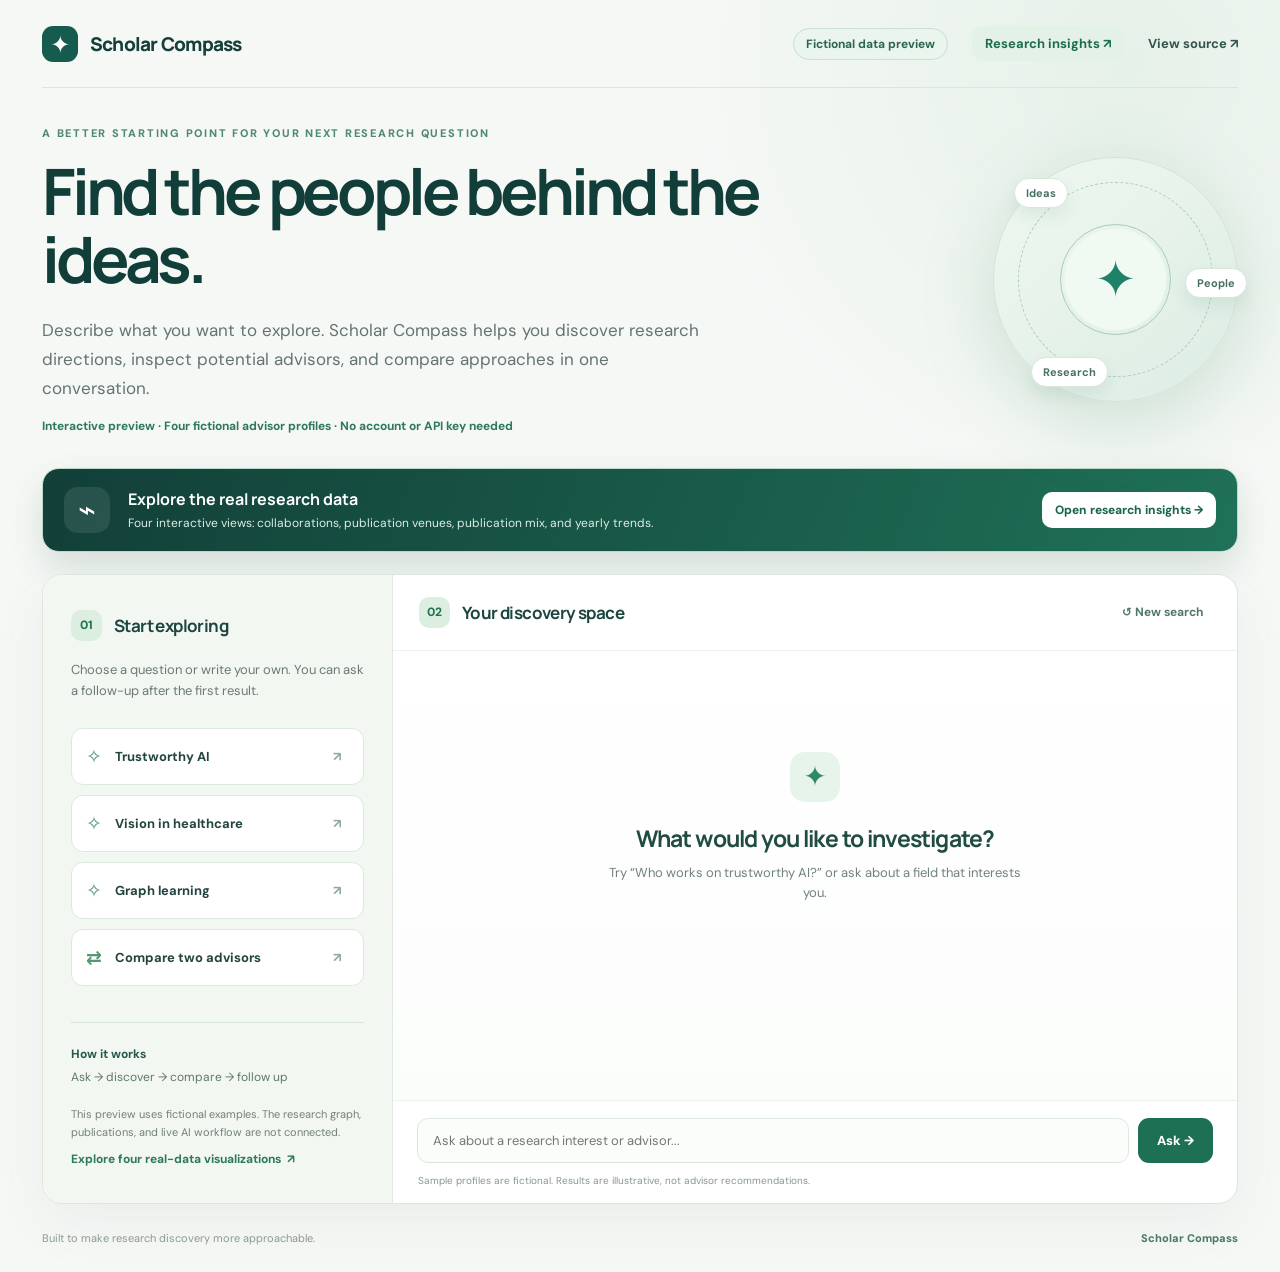
<file: docs/index.html>
<!doctype html>
<html lang="en">
<head>
  <meta charset="utf-8">
  <meta name="viewport" content="width=device-width, initial-scale=1">
  <meta name="theme-color" content="#f6f8f6">
  <meta name="description" content="Explore research directions and discover potential advisors with Scholar Compass.">
  <title>Scholar Compass — Find your research direction</title>
  <link rel="stylesheet" href="style.css">
</head>
<body data-demo="true">
  <div class="site-shell">
    <header class="site-header">
      <a class="brand" href="./" aria-label="Scholar Compass home"><span class="brand-mark" aria-hidden="true">✦</span><span>Scholar Compass</span></a>
      <div class="header-actions">
        <span class="preview-pill">Fictional data preview</span>
        <a class="header-link insights-nav" href="insights/">Research insights <span aria-hidden="true">↗</span></a>
        <a class="header-link" href="https://github.com/aimee-RH/scholar-compass" target="_blank" rel="noopener noreferrer">View source ↗</a>
      </div>
    </header>
    <main>
      <section class="hero" aria-labelledby="hero-title">
        <div class="hero-copy">
          <p class="eyebrow">A better starting point for your next research question</p>
          <h1 id="hero-title">Find the people behind the ideas.</h1>
          <p class="hero-description">Describe what you want to explore. Scholar Compass helps you discover research directions, inspect potential advisors, and compare approaches in one conversation.</p>
          <p class="preview-disclosure">Interactive preview · Four fictional advisor profiles · No account or API key needed</p>
        </div>
        <div class="hero-orbit" aria-hidden="true"><span>Ideas</span><span>People</span><span>Research</span><b>✦</b></div>
      </section>
      <a class="insights-banner" href="insights/">
        <span class="insights-banner-icon" aria-hidden="true">⌁</span>
        <span class="insights-banner-copy"><strong>Explore the real research data</strong><small>Four interactive views: collaborations, publication venues, publication mix, and yearly trends.</small></span>
        <span class="insights-banner-cta">Open research insights <span aria-hidden="true">→</span></span>
      </a>
      <section class="workspace" aria-label="Advisor discovery workspace">
        <aside class="explore-panel">
          <div class="panel-heading"><span class="step">01</span><h2>Start exploring</h2></div>
          <p class="panel-description">Choose a question or write your own. You can ask a follow-up after the first result.</p>
          <div class="prompt-list">
            
            <button type="button" data-prompt="Who works on trustworthy AI?"><span>✧</span> Trustworthy AI <span aria-hidden="true">↗</span></button>
            <button type="button" data-prompt="I am interested in computer vision for healthcare"><span>✧</span> Vision in healthcare <span aria-hidden="true">↗</span></button>
            <button type="button" data-prompt="Who studies graph learning and scientific discovery?"><span>✧</span> Graph learning <span aria-hidden="true">↗</span></button>
            <button type="button" data-prompt="Compare Ava Morgan and Leo Park"><span>⇄</span> Compare two advisors <span aria-hidden="true">↗</span></button>
            
          </div>
          <div class="how-it-works"><strong>How it works</strong><p>Ask → discover → compare → follow up</p></div>
          <p class="sample-note">This preview uses fictional examples. The research graph, publications, and live AI workflow are not connected.</p>
          <a class="network-link" href="insights/">Explore four real-data visualizations <span aria-hidden="true">↗</span></a>
        </aside>
        <div class="conversation-panel">
          <div class="conversation-header">
            <div><span class="step">02</span><h2>Your discovery space</h2></div>
            <button type="button" class="reset-button" id="newChatBtn">↺ <span>New search</span></button>
          </div>
          <div class="chat-container" id="chatContainer" role="log" aria-live="polite" aria-label="Conversation">
            <div class="welcome-message"><div class="welcome-icon" aria-hidden="true">✦</div><h3>What would you like to investigate?</h3><p>Try “Who works on trustworthy AI?” or ask about a field that interests you.</p></div>
          </div>
          <form class="input-container" id="chatForm">
            <label class="sr-only" for="messageInput">Research question</label>
            <input id="messageInput" type="text" maxlength="500" placeholder="Ask about a research interest or advisor..." autocomplete="off" required>
            <button type="submit" id="sendButton" aria-label="Send question">Ask <span aria-hidden="true">→</span></button>
          </form>
          <p class="input-hint">Sample profiles are fictional. Results are illustrative, not advisor recommendations.</p>
        </div>
      </section>
    </main>
    <footer>Built to make research discovery more approachable. <span>Scholar Compass</span></footer>
  </div>
  <script src="demo-static.js" defer></script>
  <script src="app.js" defer></script>
</body>
</html>
</file>
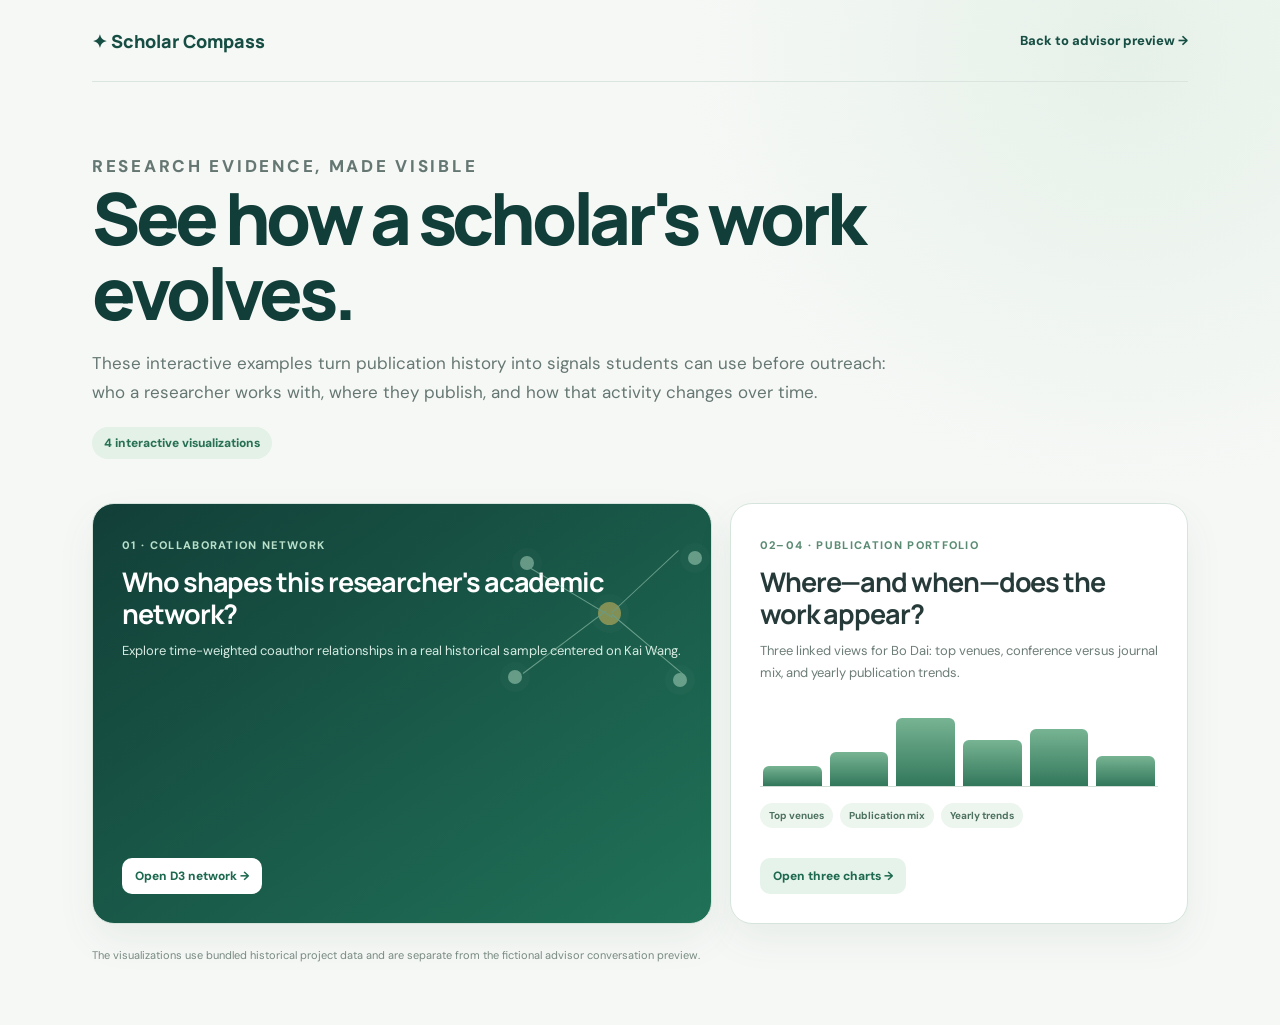
<file: docs/insights/index.html>
<!doctype html>
<html lang="en">
<head>
  <meta charset="utf-8">
  <meta name="viewport" content="width=device-width, initial-scale=1">
  <meta name="theme-color" content="#f6f8f6">
  <meta name="description" content="Explore collaboration and publication patterns in Scholar Compass research data.">
  <title>Research insights — Scholar Compass</title>
  <style>
    @import url('https://fonts.googleapis.com/css2?family=DM+Sans:wght@400;500;600;700&family=Manrope:wght@500;600;700;800&display=swap');
    :root{font-family:'DM Sans',system-ui,sans-serif;color:#263a39;background:#f6f8f6}*{box-sizing:border-box}body{margin:0;background:radial-gradient(circle at 88% 5%,#e6f1e9 0,transparent 30%),#f6f8f6}a{color:inherit}.shell{max-width:1160px;margin:auto;padding:0 32px 60px}.header{height:82px;display:flex;align-items:center;justify-content:space-between;border-bottom:1px solid #dbe5df}.brand,.back{text-decoration:none;font-weight:800;color:#174e43}.brand{font:800 18px 'Manrope',sans-serif}.back{font-size:13px}.hero{padding:70px 0 44px;max-width:810px}.eyebrow{margin:0 0 15px;text-transform:uppercase;letter-spacing:.16em;font-size:11px;font-weight:800;color:#4e8970}.hero h1{margin:0 0 18px;font:800 clamp(42px,7vw,72px)/1.04 'Manrope',sans-serif;letter-spacing:-.06em;color:#123e39}.hero p{margin:0;color:#657772;font-size:17px;line-height:1.7}.count{display:inline-block;margin-top:21px;padding:8px 12px;border-radius:30px;background:#e3f1e7;color:#287054;font-size:12px;font-weight:800}.grid{display:grid;grid-template-columns:1.15fr .85fr;gap:18px}.card{position:relative;min-height:300px;display:flex;flex-direction:column;justify-content:space-between;padding:29px;border:1px solid #d6e5dc;border-radius:22px;background:#fff;text-decoration:none;overflow:hidden;box-shadow:0 16px 38px #365d4912;transition:transform .2s,box-shadow .2s}.card:hover,.card:focus-visible{transform:translateY(-4px);box-shadow:0 22px 50px #365d4924}.card:first-child{background:linear-gradient(145deg,#123f38,#207258);color:white}.card-label{font-size:11px;text-transform:uppercase;letter-spacing:.12em;font-weight:800;color:#5b8c73}.card:first-child .card-label{color:#b8dfca}.card h2{max-width:540px;margin:12px 0 10px;font:700 27px/1.18 'Manrope',sans-serif;letter-spacing:-.04em}.card p{max-width:570px;margin:0;color:#6d7d77;font-size:13px;line-height:1.65}.card:first-child p{color:#d7ebe2}.open{align-self:flex-start;margin-top:30px;padding:10px 13px;border-radius:10px;background:#e6f3ea;color:#1c694f;font-size:12px;font-weight:800}.card:first-child .open{background:white}.mini-network{position:absolute;right:-14px;top:30px;width:230px;height:160px;opacity:.48}.mini-network span{position:absolute;width:14px;height:14px;border-radius:50%;background:#bce3cc;box-shadow:0 0 0 8px #ffffff0b}.mini-network span:nth-child(1){left:103px;top:68px;width:23px;height:23px;background:#f4ca62}.mini-network span:nth-child(2){left:25px;top:22px}.mini-network span:nth-child(3){right:23px;top:17px}.mini-network span:nth-child(4){left:13px;bottom:10px}.mini-network span:nth-child(5){right:38px;bottom:7px}.mini-network i{position:absolute;height:1px;background:#bce3cc;transform-origin:left}.mini-network i:nth-of-type(1){width:95px;left:36px;top:34px;transform:rotate(31deg)}.mini-network i:nth-of-type(2){width:91px;left:117px;top:78px;transform:rotate(-43deg)}.mini-network i:nth-of-type(3){width:104px;left:28px;top:139px;transform:rotate(-37deg)}.mini-network i:nth-of-type(4){width:95px;left:117px;top:80px;transform:rotate(40deg)}.chart-preview{display:flex;align-items:end;gap:8px;height:80px;margin:24px 0 0;padding:0 3px;border-bottom:1px solid #cfddd5}.chart-preview i{flex:1;border-radius:6px 6px 0 0;background:linear-gradient(#77b493,#32775b)}.chart-preview i:nth-child(1){height:25%}.chart-preview i:nth-child(2){height:43%}.chart-preview i:nth-child(3){height:86%}.chart-preview i:nth-child(4){height:58%}.chart-preview i:nth-child(5){height:72%}.chart-preview i:nth-child(6){height:38%}.chart-list{display:flex;flex-wrap:wrap;gap:7px;margin-top:16px}.chart-list span{padding:6px 9px;border-radius:20px;background:#edf5ef;color:#4c715e;font-size:10px;font-weight:700}.note{margin:23px 0 0;color:#7a8b83;font-size:11px;line-height:1.6}@media(max-width:760px){.shell{padding:0 18px 40px}.header{height:68px}.hero{padding:48px 0 30px}.hero p{font-size:15px}.grid{grid-template-columns:1fr}.card{min-height:280px;padding:23px}.mini-network{opacity:.28}.card h2{font-size:24px}}
  </style>
</head>
<body>
  <div class="shell">
    <header class="header"><a class="brand" href="../">✦ Scholar Compass</a><a class="back" href="../">Back to advisor preview →</a></header>
    <main>
      <section class="hero">
        <p class="eyebrow">Research evidence, made visible</p>
        <h1>See how a scholar's work evolves.</h1>
        <p>These interactive examples turn publication history into signals students can use before outreach: who a researcher works with, where they publish, and how that activity changes over time.</p>
        <span class="count">4 interactive visualizations</span>
      </section>
      <section class="grid" aria-label="Research visualizations">
        <a class="card" href="../network/">
          <div class="mini-network" aria-hidden="true"><span></span><span></span><span></span><span></span><span></span><i></i><i></i><i></i><i></i></div>
          <div><span class="card-label">01 · Collaboration network</span><h2>Who shapes this researcher's academic network?</h2><p>Explore time-weighted coauthor relationships in a real historical sample centered on Kai Wang.</p></div>
          <span class="open">Open D3 network →</span>
        </a>
        <a class="card" href="venues/">
          <div><span class="card-label">02–04 · Publication portfolio</span><h2>Where—and when—does the work appear?</h2><p>Three linked views for Bo Dai: top venues, conference versus journal mix, and yearly publication trends.</p><div class="chart-preview" aria-hidden="true"><i></i><i></i><i></i><i></i><i></i><i></i></div><div class="chart-list"><span>Top venues</span><span>Publication mix</span><span>Yearly trends</span></div></div>
          <span class="open">Open three charts →</span>
        </a>
      </section>
      <p class="note">The visualizations use bundled historical project data and are separate from the fictional advisor conversation preview.</p>
    </main>
  </div>
</body>
</html>
</file>
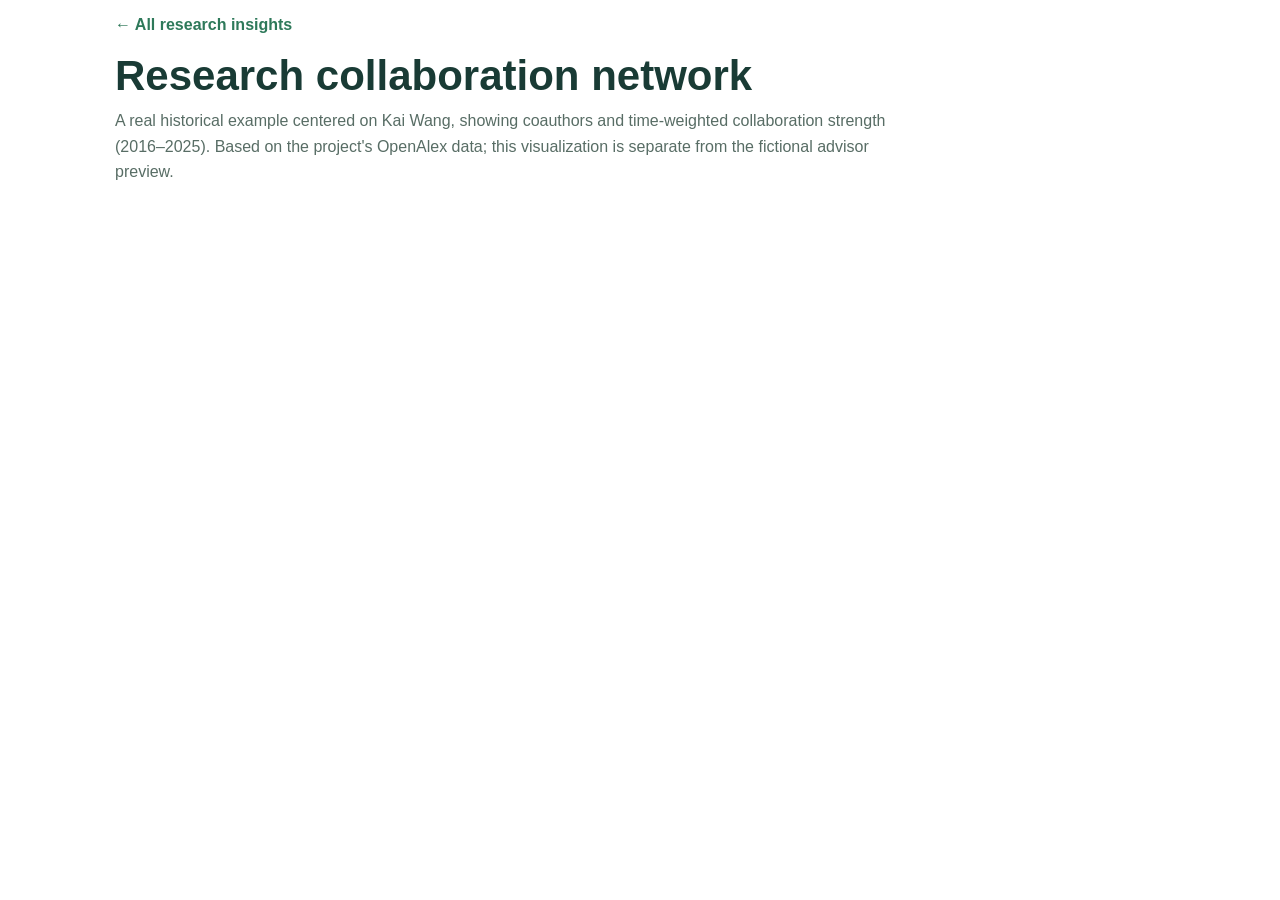
<file: docs/network/index.html>
<!DOCTYPE html>
<html lang="en">
<head>
<meta charset="utf-8">
<meta name="viewport" content="width=device-width, initial-scale=1">
<title>Scholar Compass - Research Collaboration Graph</title>
<style>
body { margin: 16px; font-family: sans-serif; }
svg { display: block; width: 100%; height: auto; max-height: 80vh; }
path.link { fill: none; }
circle { stroke: black; stroke-width: 1.5px; }
text { fill: #000; font: 13px sans-serif; pointer-events: none; }
.tooltip {
  position: absolute; text-align: left; background: #fefefe; border: 1px solid #999;
  border-radius: 5px; padding: 8px; font-size: 12px; pointer-events: none;
  box-shadow: 0 0 4px rgba(0,0,0,0.3);
}
.network-header { max-width: 1050px; margin: 0 auto 18px; color: #193b35; }
.network-header a { color: #2e795a; font-weight: 700; text-decoration: none; }
.network-header a:hover { text-decoration: underline; }
.network-header h1 { font-size: clamp(24px, 4vw, 42px); margin: 18px 0 8px; }
.network-header p { max-width: 780px; line-height: 1.6; color: #586d65; margin: 0; }
</style>
</head>

<body>
<div class="network-header"><a href="../insights/">← All research insights</a><h1>Research collaboration network</h1><p>A real historical example centered on Kai Wang, showing coauthors and time-weighted collaboration strength (2016–2025). Based on the project's OpenAlex data; this visualization is separate from the fictional advisor preview.</p></div>
<script src="https://d3js.org/d3.v5.min.js"></script>
<script>
// =================== 参数设置 ===================
const mainPerson = "Kai Wang";  // ★ 指定主要人物
const mainColor = "#FFD700";      // 金色

// =================== 数据读取 ===================
d3.dsv(",", "data.csv", function(d) {
  return { author1: d.author1, author2: d.author2, year: +d.year, citation: +d.citation };
}).then(function(data) {

  var nodes = {}, linkMap = {}, lambda = 0.1, currentYear = new Date().getFullYear();

  // 聚合边（多论文求和）
  data.forEach(function(d) {
    if (!nodes[d.author1]) nodes[d.author1] = { name: d.author1 };
    if (!nodes[d.author2]) nodes[d.author2] = { name: d.author2 };

    var decay = Math.exp(-lambda * (currentYear - d.year));
    var singleWeight = d.citation * decay;
    var key = [d.author1, d.author2].sort().join("-");
    if (!linkMap[key]) {
      linkMap[key] = { source: d.author1, target: d.author2, weightValue: 0, papers: [] };
    }
    linkMap[key].weightValue += singleWeight;
    linkMap[key].papers.push({
      year: d.year, citation: d.citation, decay: decay.toFixed(3), singleWeight: singleWeight.toFixed(2)
    });
  });

  var links = Object.values(linkMap);
  var nodeArray = Object.values(nodes);

  // === 计算唯一邻居数 ===
  var neighborSets = {};
  nodeArray.forEach(n => neighborSets[n.name] = new Set());
  links.forEach(function(l) {
    neighborSets[l.source].add(l.target);
    neighborSets[l.target].add(l.source);
  });
  nodeArray.forEach(n => n.degreeUnique = neighborSets[n.name].size);

  // =================== SVG & 力导向 ===================
  var width = 900, height = 600;
  var svg = d3.select("body").append("svg").attr("viewBox", `0 0 ${width} ${height}`);

  var force = d3.forceSimulation(nodeArray)
      .force("link", d3.forceLink(links).id(d => d.name).distance(180))
      .force("charge", d3.forceManyBody().strength(-400))
      .force("center", d3.forceCenter(width/2, height/2))
      .on("tick", tick);

  // =================== Tooltip ===================
  var tooltip = d3.select("body").append("div").attr("class", "tooltip").style("opacity", 0);

  // =================== 连线 ===================
  var weights = links.map(d => d.weightValue);
  var medianW = d3.median(weights);

  var link = svg.append("g").selectAll("path").data(links).enter().append("path")
      .attr("class", "link")
      .attr("stroke-width", 2)
      .attr("stroke", d => d.weightValue >= medianW ? "gray" : "green")
      .attr("stroke-dasharray", d => d.weightValue >= medianW ? "0" : "4,2")
      .on("mouseover", function(d) {
        tooltip.transition().duration(200).style("opacity", 1);
        var total = (d.weightValue && !isNaN(d.weightValue)) ? d.weightValue.toFixed(2) : "N/A";
        var html = `<b>${d.source.name || d.source} — ${d.target.name || d.target}</b><br/>Total Weight: ${total}<br/><br/><b>Papers:</b><br/>`;
        d.papers.forEach(p => { html += `Year: ${p.year}, Citation: ${p.citation}, Decay: ${p.decay}, w=${p.singleWeight}<br/>`; });
        tooltip.html(html)
          .style("left", (d3.event.pageX + 10) + "px")
          .style("top", (d3.event.pageY - 20) + "px");
      })
      .on("mouseout", function(){ tooltip.transition().duration(200).style("opacity", 0); });

  // =================== 节点 ===================
  var sizeScale = d3.scaleLinear()
      .domain(d3.extent(nodeArray, d => d.degreeUnique))
      .range([5, 20]);

  var node = svg.selectAll(".node").data(nodeArray).enter().append("g")
      .attr("class", "node")
      .call(d3.drag().on("start", dragstarted).on("drag", dragged).on("end", dragended));

  // ★ 区分主要人物
  node.each(function(d) {
    if (d.name === mainPerson) {
      // 用五角星表示主要人物
      var r = sizeScale(d.degreeUnique) * 1.5;
      var star = d3.symbol().type(d3.symbolStar).size(r * 20);
      d3.select(this).append("path")
        .attr("d", star)
        .attr("fill", mainColor)
        .attr("stroke", "#DAA520")
        .attr("stroke-width", 2);
    } else {
      // 普通节点
      d3.select(this).append("circle")
        .attr("r", sizeScale(d.degreeUnique))
        .style("fill", d => d.degreeUnique >= 2 ? "#2c7fb8" : "#edf8b1");
    }
  });

  // 标签：右上 45°，距离 r + 8
  const offset = 8;
  node.append("text")
      .attr("x", d => (sizeScale(d.degreeUnique) + offset) * Math.cos(Math.PI / 4))
      .attr("y", d => -(sizeScale(d.degreeUnique) + offset) * Math.sin(Math.PI / 4))
      .attr("text-anchor", "start").attr("alignment-baseline", "middle")
      .text(d => d.name).style("font-weight", d => d.name === mainPerson ? "bold" : "normal");

  // =================== tick 更新 ===================
  function tick() {
    link.attr("d", function(d) {
      var dx = d.target.x - d.source.x, dy = d.target.y - d.source.y, dr = Math.sqrt(dx*dx + dy*dy);
      return "M" + d.source.x + "," + d.source.y + "A" + dr + "," + dr + " 0 0,1 " + d.target.x + "," + d.target.y;
    });
    node.attr("transform", d => "translate(" + d.x + "," + d.y + ")");
  }

  // =================== 拖拽函数 ===================
  function dragstarted(d){ if(!d3.event.active) force.alphaTarget(0.3).restart(); d.fx=d.x; d.fy=d.y; }
  function dragged(d){ d.fx=d3.event.x; d.fy=d3.event.y; }
  function dragended(d){ if(!d3.event.active) force.alphaTarget(0); d.fx=null; d.fy=null; }

}).catch(function(error){ console.error(error); });
</script>
</body>
</html>
</file>
<file: docs/style.css>
@import url('https://fonts.googleapis.com/css2?family=DM+Sans:wght@400;500;600;700&family=Manrope:wght@400;500;600;700;800&display=swap');

:root{font-family:'DM Sans',system-ui,sans-serif;color:#263a39;background:#f6f8f6;font-synthesis:none}
*{box-sizing:border-box}
body{margin:0;min-width:320px;background:radial-gradient(circle at 88% 5%,#e6f1e9 0,transparent 28%),#f6f8f6}
button,input{font:inherit}
button{cursor:pointer}
a{color:inherit}
.site-shell{max-width:1380px;margin:auto;padding:0 42px}
.site-header{height:88px;display:flex;align-items:center;justify-content:space-between;gap:16px;border-bottom:1px solid #dbe5df}
.brand{display:inline-flex;align-items:center;gap:12px;text-decoration:none;font:800 19px 'Manrope',system-ui,sans-serif;letter-spacing:-.04em;color:#163f39}
.brand-mark{width:36px;height:36px;display:grid;place-items:center;border-radius:11px;background:#155b4e;color:white;font-size:24px}
.header-actions{display:flex;align-items:center;gap:24px}
.preview-pill{padding:7px 12px;border:1px solid #cadfd4;border-radius:30px;background:#eaf5ed;color:#2c6651;font-size:12px;font-weight:700}
.header-link{text-decoration:none;color:#31544c;font-size:13px;font-weight:700}
.header-link:hover{text-decoration:underline}
.insights-nav{padding:9px 13px;border-radius:10px;background:#e3f1e7;color:#1d6c50;text-decoration:none}
.insights-nav:hover{background:#d5eadc;text-decoration:none}
.hero{display:flex;align-items:center;justify-content:space-between;gap:20px;min-height:300px;padding:38px 0 34px}
.hero-copy{max-width:730px}
.eyebrow{text-transform:uppercase;letter-spacing:.16em;font-size:11px;font-weight:800;color:#4e8970;margin:0 0 17px}
h1,h2,h3,p{margin-top:0}
h1,h2,h3{font-family:'Manrope',system-ui,sans-serif}
h1{font-size:clamp(42px,5vw,68px);line-height:1.07;letter-spacing:-.065em;color:#123e39;margin-bottom:22px}
.hero-description{max-width:670px;color:#637472;font-size:17px;line-height:1.7;margin-bottom:15px}
.preview-disclosure{font-size:12px;font-weight:700;color:#2e795a;margin:0}
.hero-orbit{position:relative;flex:none;width:245px;height:245px;border:1px solid #d2e4d6;border-radius:50%;background:radial-gradient(circle,#f1faf2 0 29%,transparent 30%),linear-gradient(140deg,#eff8f0,#dcece4);box-shadow:0 20px 70px #5e9e7940}
.hero-orbit::before,.hero-orbit::after{content:'';position:absolute;inset:24px;border:1px dashed #a8cdb8;border-radius:50%}
.hero-orbit::after{inset:66px;border-style:solid}
.hero-orbit b{position:absolute;inset:0;display:grid;place-items:center;color:#1f8168;font-size:51px;font-weight:400}
.hero-orbit span{position:absolute;z-index:1;background:#fff;padding:7px 11px;border:1px solid #d6e8dc;border-radius:20px;font-size:11px;font-weight:700;color:#477061;box-shadow:0 8px 16px #36725718}
.hero-orbit span:nth-child(1){top:20px;left:20px}.hero-orbit span:nth-child(2){right:-10px;top:110px}.hero-orbit span:nth-child(3){bottom:14px;left:37px}
.insights-banner{display:grid;grid-template-columns:auto 1fr auto;align-items:center;gap:18px;margin:0 0 22px;padding:18px 21px;border:1px solid #bcd9c7;border-radius:17px;background:linear-gradient(110deg,#123f38,#1f7157);color:white;text-decoration:none;box-shadow:0 15px 35px #174f3924;transition:transform .18s,box-shadow .18s}
.insights-banner:hover,.insights-banner:focus-visible{transform:translateY(-2px);box-shadow:0 19px 42px #174f3933}
.insights-banner-icon{width:46px;height:46px;display:grid;place-items:center;border-radius:14px;background:#ffffff18;font-size:30px}
.insights-banner-copy{display:grid;gap:4px}.insights-banner-copy strong{font:700 16px 'Manrope',system-ui,sans-serif}.insights-banner-copy small{color:#d9eee5;font-size:12px;line-height:1.5}
.insights-banner-cta{font-size:12px;font-weight:800;white-space:nowrap;padding:10px 13px;border-radius:10px;background:white;color:#1a654d}
.workspace{display:grid;grid-template-columns:minmax(260px,350px) minmax(0,1fr);min-height:620px;border:1px solid #dce6df;border-radius:20px;background:white;box-shadow:0 18px 55px #45685012;overflow:hidden}
.explore-panel{background:#f2f7f2;padding:35px 28px;border-right:1px solid #dfeae1}
.panel-heading,.conversation-header>div{display:flex;align-items:center;gap:12px}
.step{display:inline-grid;place-items:center;width:31px;height:31px;border-radius:10px;background:#dceee0;color:#217254;font-size:12px;font-weight:800}
h2{font-size:17px;letter-spacing:-.035em;color:#1c4540;margin:0}
.panel-description{font-size:13px;color:#6b7a74;line-height:1.65;margin:18px 0 27px}
.prompt-list{display:grid;gap:10px}
.prompt-list button{display:grid;grid-template-columns:22px 1fr 16px;text-align:left;align-items:center;gap:7px;width:100%;padding:15px 14px;border:1px solid #dce9df;border-radius:12px;background:white;color:#23453f;font-weight:700;font-size:13px;transition:transform .18s,border-color .18s,box-shadow .18s}
.prompt-list button:hover,.prompt-list button:focus-visible{transform:translateY(-2px);border-color:#80b99e;box-shadow:0 8px 20px #2a75571a}
.prompt-list button span:first-child{font-size:19px;color:#529571}.prompt-list button span:last-child{color:#8cab9a}
.how-it-works{margin-top:36px;border-top:1px solid #d7e6d9;padding-top:23px;font-size:12px;color:#5f776b}.how-it-works strong{color:#26584a}.how-it-works p{margin:7px 0 0}
.sample-note{font-size:11px;line-height:1.55;color:#718177;margin:21px 0 0}
.network-link{display:inline-flex;gap:6px;margin-top:10px;color:#2e795a;font-size:12px;font-weight:700;text-decoration:none}
.network-link:hover{text-decoration:underline}
.conversation-panel{display:flex;flex-direction:column;min-width:0;min-height:620px}
.conversation-header{height:76px;padding:0 26px;display:flex;align-items:center;justify-content:space-between;gap:14px;border-bottom:1px solid #edf1ee}
.reset-button{border:0;background:transparent;color:#52776a;font-size:12px;font-weight:700;padding:8px;border-radius:6px}.reset-button:hover{background:#edf6ef}
.chat-container{flex:1;min-height:360px;max-height:550px;overflow:auto;padding:26px;background:linear-gradient(180deg,#fff,#fbfdfb)}
.welcome-message{max-width:430px;margin:75px auto;text-align:center;color:#71827b}.welcome-message h3{color:#204c43;font-size:23px;letter-spacing:-.04em;margin:0 0 9px}.welcome-message p{line-height:1.6;font-size:13px}
.welcome-icon{width:50px;height:50px;display:grid;place-items:center;margin:0 auto 20px;border-radius:15px;background:#e7f4eb;color:#2e8967;font-size:28px}
.message{display:flex;gap:11px;margin-bottom:21px;align-items:flex-start}.message.user{justify-content:flex-end}.message-avatar{width:29px;height:29px;flex:none;display:grid;place-items:center;border-radius:10px;background:#dff0e6;color:#217b5d;font-size:16px}.message.user .message-avatar{order:2;background:#e5ebed;color:#49666b}
.message-content{max-width:min(680px,86%);padding:13px 16px;border-radius:13px;background:#f1f7f2;color:#2c4740;font-size:13px;line-height:1.65;white-space:pre-wrap;overflow-wrap:anywhere}.message.user .message-content{background:#1a604f;color:white;border-top-right-radius:3px}.message.assistant .message-content{border-top-left-radius:3px}
.advisor-results{margin:0 0 24px 40px;max-width:700px}.results-caption{font-size:11px;text-transform:uppercase;letter-spacing:.1em;font-weight:800;color:#69917b;margin:0 0 10px}
.advisor-grid{display:grid;grid-template-columns:repeat(auto-fit,minmax(220px,1fr));gap:10px}.advisor-card{border:1px solid #dfeae2;border-radius:13px;padding:16px;background:white;box-shadow:0 5px 14px #5477620c}.advisor-card-top{display:flex;align-items:center;gap:10px;margin-bottom:11px}.advisor-initials{width:35px;height:35px;display:grid;place-items:center;border-radius:10px;background:#d9eee0;color:#277b59;font-size:11px;font-weight:800}.advisor-card h3{font-size:14px;color:#1d4840;margin:0}.advisor-card .label{font-size:10px;color:#79a08c;font-weight:700}.advisor-card p{font-size:12px;line-height:1.55;color:#60766a;margin:0 0 9px}.advisor-card .focus{font-weight:700;color:#315e4b}.advisor-card button{background:transparent;color:#217753;border:0;padding:0;font-size:11px;font-weight:800}.advisor-card button:hover{text-decoration:underline}
.input-container{display:flex;gap:9px;padding:17px 24px 5px;border-top:1px solid #edf1ee}.input-container input{min-width:0;flex:1;border:1px solid #dce8df;border-radius:11px;padding:13px 15px;background:#fbfdfb;color:#21493e;outline:none;font-size:13px}.input-container input:focus{border-color:#50a77a;box-shadow:0 0 0 3px #74bb8b2a}.input-container button{border:0;border-radius:11px;background:#1d7054;color:white;font-size:13px;font-weight:800;padding:0 19px}.input-container button:hover{background:#135942}.input-container button:disabled{opacity:.5;cursor:wait}.input-hint{font-size:10px;color:#87988b;padding:0 25px;margin:6px 0 16px}.error-message{color:#a33c3c;background:#fff0ec}
.typing-indicator{display:flex;gap:4px}.typing-indicator span{width:6px;height:6px;border-radius:50%;background:#6b9c7e;animation:pulse 1s infinite alternate}.typing-indicator span:nth-child(2){animation-delay:.2s}.typing-indicator span:nth-child(3){animation-delay:.4s}@keyframes pulse{to{opacity:.25;transform:translateY(-3px)}}
footer{display:flex;justify-content:space-between;gap:10px;padding:27px 0;color:#899b91;font-size:11px}footer span{font-weight:800;color:#477a63}
.sr-only{position:absolute;width:1px;height:1px;padding:0;margin:-1px;overflow:hidden;clip:rect(0,0,0,0);white-space:nowrap;border:0}
@media(max-width:900px){.site-shell{padding:0 24px}.hero-orbit{width:180px;height:180px}.hero-orbit span:nth-child(2){right:0}.workspace{grid-template-columns:270px minmax(0,1fr)}}
@media(max-width:700px){.site-shell{padding:0 16px}.site-header{height:70px}.brand{font-size:16px}.header-actions{gap:8px}.preview-pill,.header-actions>.header-link:last-child{display:none}.hero{min-height:auto;padding:53px 0 35px}.hero-orbit{display:none}.hero-description{font-size:15px}.insights-banner{grid-template-columns:auto 1fr;margin-bottom:16px}.insights-banner-cta{display:none}.workspace{display:block}.explore-panel{border-right:0;border-bottom:1px solid #dfeae1;padding:22px}.prompt-list{grid-template-columns:repeat(2,minmax(0,1fr))}.prompt-list button{padding:11px;font-size:11px}.how-it-works,.sample-note{display:none}.conversation-panel{min-height:500px}.chat-container{min-height:320px;max-height:500px;padding:18px}.conversation-header{padding:0 18px}.input-container{padding:15px 15px 5px}.input-hint{padding:0 16px}.advisor-results{margin-left:0}.welcome-message{margin:55px auto}}
@media(max-width:430px){.header-link{font-size:11px}.insights-nav{padding:8px 10px}.insights-banner-icon{display:none}.insights-banner{grid-template-columns:1fr}.prompt-list{grid-template-columns:1fr 1fr}.prompt-list button span:first-child{display:none}.prompt-list button{grid-template-columns:1fr 12px}.reset-button span{display:none}}
</file>
